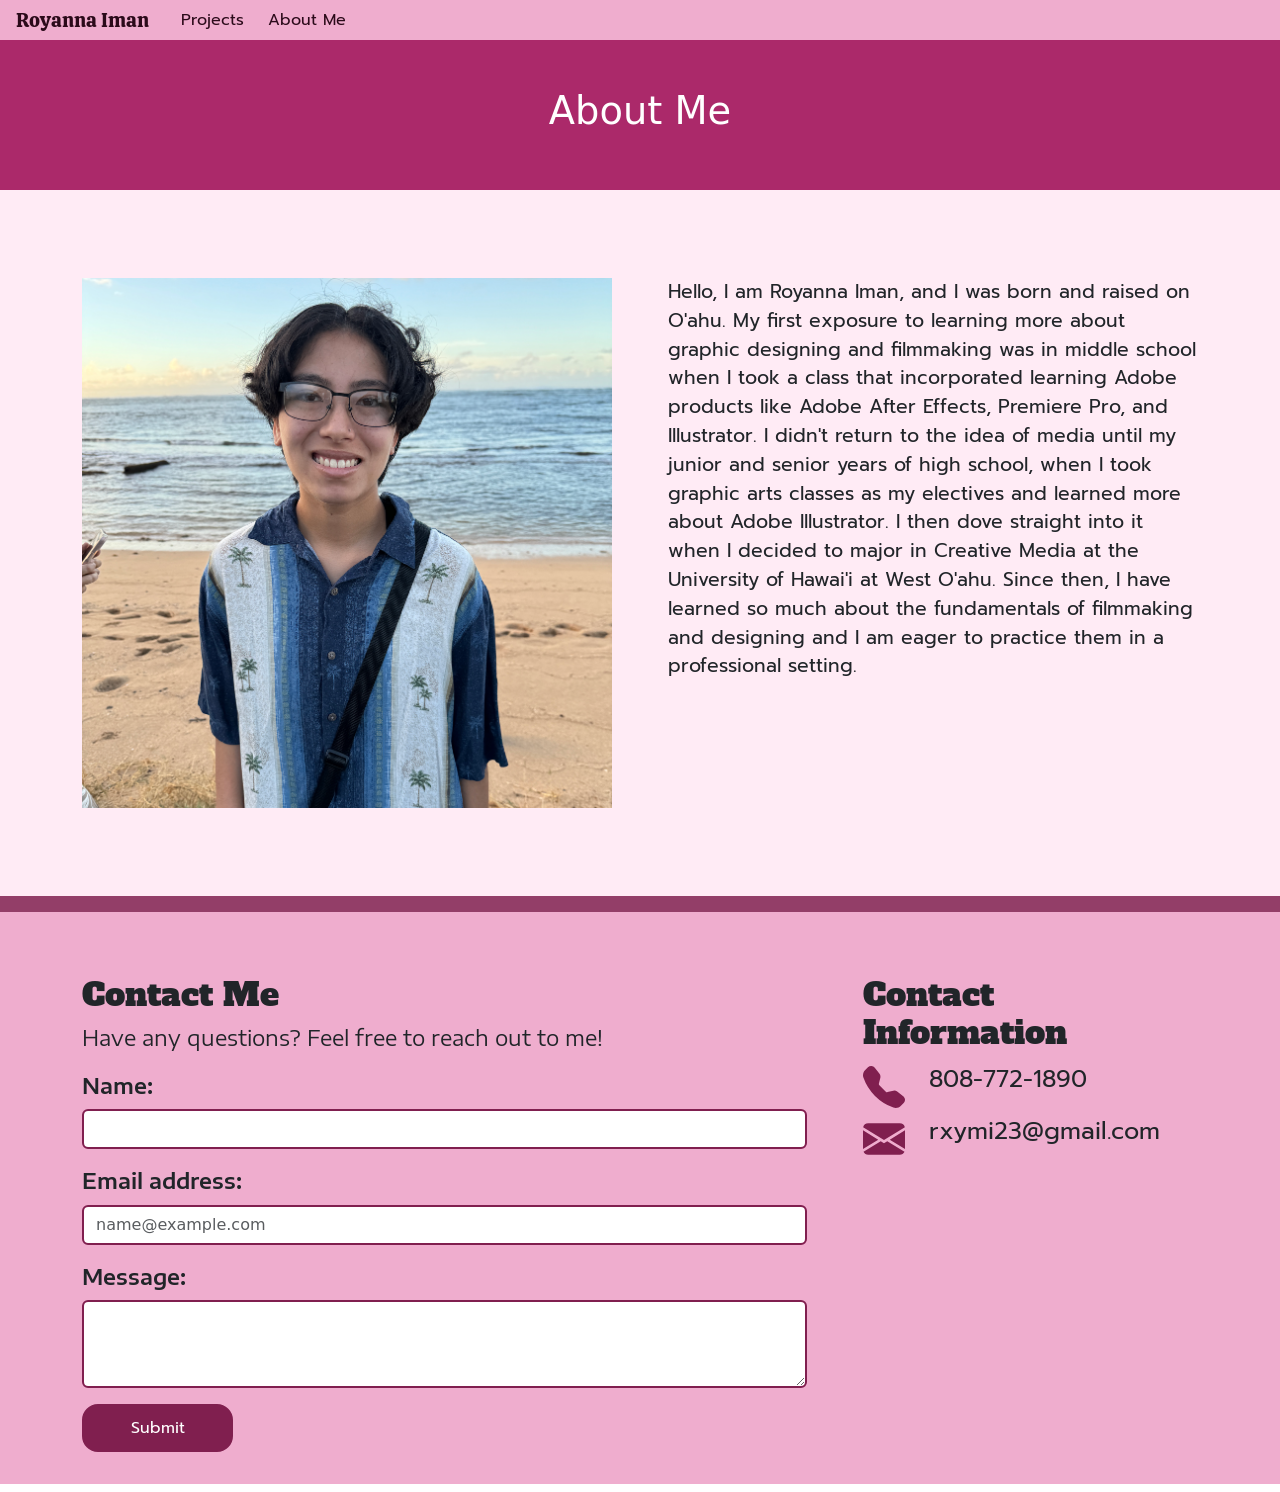
<file: about-me.html>
<!DOCTYPE html>
<html lang="en">

<head>
    <meta charset="UTF-8">
    <meta name="viewport" content="width=device-width, initial-scale=1.0">
    <title>About Me</title>

    <!-- REQUIRED: Bootstrap CSS -->
    <link href="https://cdn.jsdelivr.net/npm/bootstrap@5.3.3/dist/css/bootstrap.min.css" rel="stylesheet"
        integrity="sha384-QWTKZyjpPEjISv5WaRU9OFeRpok6YctnYmDr5pNlyT2bRjXh0JMhjY6hW+ALEwIH" crossorigin="anonymous">

    <!-- REQUIRED: Your Custom CSS-->
    <link rel="stylesheet" href="css/style.css">

    <!-- REQUIRED: Google Font API -->
    <link href="https://fonts.googleapis.com/css2?family=Sora:wght@400;700&display=swap" rel="stylesheet">

    <!-- Calistoga Font -->
    <style>
        @import url('https://fonts.googleapis.com/css2?family=Calistoga&display=swap');
    </style>

    <!-- Alfa Slab Font-->
    <style>
        @import url('https://fonts.googleapis.com/css2?family=Alfa+Slab+One&display=swap');
    </style>

    <!-- Prompt Font -->
    <style>
        @import url('https://fonts.googleapis.com/css2?family=Prompt:wght@400;500;900&display=swap');
    </style>

    <!--Encode Sans Expanded-->
    <style>
        @import url('https://fonts.googleapis.com/css2?family=Encode+Sans+Expanded:wght@100;200;300;400;500;600;700;800;900&display=swap');
    </style>

    <!--Instrument Sans-->
    <style>
        @import url('https://fonts.googleapis.com/css2?family=Instrument+Sans:ital,wght@0,400..700;1,400..700&display=swap');
    </style>

    <!--Afacad-->
    <style>
        @import url('https://fonts.googleapis.com/css2?family=Afacad:ital,wght@0,400..700;1,400..700&family=Encode+Sans+Expanded:wght@100;200;300;400;500;600;700;800;900&display=swap');
    </style>
</head>


<body>
    <!-- Start of Header Section -->
    <div class="navbarfull">
        <nav class="navbar navbar-expand-lg bg-body-tertiary">
            <div class="container-fluid navbarcolor">
                <a class="navbar-brand" href="index.html">Royanna Iman</a>
                <button class="navbar-toggler" type="button" data-bs-toggle="collapse" data-bs-target="#navbarNav"
                    aria-controls="navbarNav" aria-expanded="false" aria-label="Toggle navigation">
                    <span class="navbar-toggler-icon"></span>
                </button>
                <div class="collapse navbar-collapse" id="navbarNav">
                    <ul class="navbar-nav">
                        <li class="nav-item">
                            <a class="nav-link" aria-current="page" href="index.html#project-listing-id">Projects</a>
                        </li>
                        <li class="nav-item">
                            <a class="nav-link" href="#">About Me</a>
                        </li>
                    </ul>
                </div>
            </div>
        </nav>
    </div>

    <section class="colgate-title">
        <h3>About Me</h3>
    </section>

    <section class="who-i-am">
        <div class="container">
            <div class="row about-me-section">
                <div class="one-half"><img src="images/about-me.JPG" alt="royanna-beach"></div>
                <div class="one-half">
                    <p>Hello, I am Royanna Iman, and I was born and raised on O'ahu. My first exposure to learning more
                        about
                        graphic
                        designing and filmmaking was in middle school when I took a class that incorporated learning
                        Adobe
                        products
                        like Adobe After Effects, Premiere Pro, and Illustrator. I didn't return to the idea of media
                        until
                        my
                        junior and senior years of high school, when I took graphic arts classes as my electives and
                        learned
                        more
                        about Adobe Illustrator. I then dove straight into it when I decided to major in Creative Media
                        at
                        the
                        University of Hawai'i at West O'ahu. Since then, I have learned so much about the fundamentals
                        of
                        filmmaking
                        and designing and I am eager to practice them in a professional setting.</p>
                </div>
            </div>
        </div>


    </section>

    <!-- Start of Footer -->

    <footer>
        <div class="footer">
            <div class="container">
                <div class="row">
                    <div class="two-thirds">
                        <h2>Contact Me</h2>
                        <div class="questioncontact">
                            <p>Have any questions? Feel free to reach out to me!</p>
                        </div>
                        <div class="mb-3">
                            <label for="exampleFormControlInput1" class="form-label">Name:</label>
                            <input type="name" class="form-control" id="exampleFormControlInput1">
                        </div>

                        <div class="mb-3">
                            <label for="exampleFormControlInput1" class="form-label">Email address:</label>
                            <input type="email" class="form-control" id="exampleFormControlInput1"
                                placeholder="name@example.com">
                        </div>
                        <div class="mb-3">
                            <label for="exampleFormControlTextarea1" class="form-label">Message:</label>
                            <textarea class="form-control" id="exampleFormControlTextarea1" rows="3"></textarea>
                        </div>
                        <input class="btn btn-primary submit" type="submit" value="Submit">

                    </div>
                    <div class="one-third">
                        <h2>Contact Information</h2>
                        <footer class="contact-information">
                            <!-- Telephone Icon Start -->
                            <div class="phone-info">
                                <svg xmlns="http://www.w3.org/2000/svg" width="42" height="42" fill="#801F4F"
                                    class="bi bi-telephone-fill" viewBox="0 0 16 16">
                                    <path fill-rule="evenodd"
                                        d="M1.885.511a1.745 1.745 0 0 1 2.61.163L6.29 2.98c.329.423.445.974.315 1.494l-.547 2.19a.68.68 0 0 0 .178.643l2.457 2.457a.68.68 0 0 0 .644.178l2.189-.547a1.75 1.75 0 0 1 1.494.315l2.306 1.794c.829.645.905 1.87.163 2.611l-1.034 1.034c-.74.74-1.846 1.065-2.877.702a18.6 18.6 0 0 1-7.01-4.42 18.6 18.6 0 0 1-4.42-7.009c-.362-1.03-.037-2.137.703-2.877z" />
                                </svg>
                                <!-- Telephone Icon End -->
                                <div class="phone">
                                    <p>808-772-1890</p>
                                </div>
                            </div>
                            <!-- Email Envelope Icon Start -->
                            <div class="email-info">
                                <svg xmlns="http://www.w3.org/2000/svg" fill="#801F4F" class="bi bi-envelope-fill"
                                    viewBox="0 0 16 16">
                                    <path
                                        d="M.05 3.555A2 2 0 0 1 2 2h12a2 2 0 0 1 1.95 1.555L8 8.414zM0 4.697v7.104l5.803-3.558zM6.761 8.83l-6.57 4.027A2 2 0 0 0 2 14h12a2 2 0 0 0 1.808-1.144l-6.57-4.027L8 9.586zm3.436-.586L16 11.801V4.697z" />
                                </svg>
                                <!-- Email Envelope Icon End -->
                                <div class="email">
                                    <p>rxymi23@gmail.com</p>
                                </div>
                            </div>
                    </div>
                </div>

            </div>
    </footer>
    <!-- End of Footer -->



    <!-- REQUIRED: Javascript -->
    <script src="https://cdn.jsdelivr.net/npm/bootstrap@5.3.3/dist/js/bootstrap.bundle.min.js"
        integrity="sha384-YvpcrYf0tY3lHB60NNkmXc5s9fDVZLESaAA55NDzOxhy9GkcIdslK1eN7N6jIeHz"
        crossorigin="anonymous"></script>
    <script src="js/script.js"></script>



</body>

</html>
</file>
<file: css/style.css>
.hero {
    background-image: url("../images/hero-section-image.png");
    background-size: cover;
    min-height: 665px;
}

@media (max-width: 768px) {
    .hero {
        min-height: 453px
    }
}

.calistoga-regular {
    font-family: "Calistoga", serif;
    font-weight: 400;
    font-style: normal;
}

.alfa-slab-one-regular {
    font-family: "Alfa Slab One", serif;
    font-weight: 400;
    font-style: normal;
}

.prompt-regular {
    font-family: "Prompt", sans-serif;
    font-weight: 400;
    font-style: normal;
}

.encode-sans-expanded-semibold {
    font-family: "Encode Sans Expanded", sans-serif;
    font-weight: 600;
    font-style: normal;
}


.instrument-sans-font {
    font-family: "Instrument Sans", sans-serif;
    font-optical-sizing: auto;
    font-weight: 100;
    font-style: normal;
    font-variation-settings:
        "wdth" 100;
}

.afacad-font {
    font-family: "Afacad", sans-serif;
    font-optical-sizing: auto;
    font-weight: 300;
    font-style: normal;
}


h1 {
    font-family: Calistoga;
    font-size: clamp(40px, 2vw, 58px);
}

h2 {
    font-family: Alfa Slab One;
    font-weight: clamp(20px, 2vw, 40px);
}

h5 {
    font-family: "Encode Sans Expanded", sans-serif;
    font-weight: 600;
    font-style: normal;
    font-size: clamp(24px, 2vw, 30px);

}

h6 {
    font-family: "Encode Sans Expanded", sans-serif;
    font-weight: 600;
    font-style: normal;
}

p {
    font-family: Prompt;
    /* width: 20em; */
    font-size: 1.2em;
}



img {
    max-width: 100%;
    height: auto;
    object-fit: cover;
}

.questioncontact p {
    font-family: "Encode Sans Expanded";
    font-size: clamp(16px, 2vw, 21px);
}

.phone p {
    font-family: prompt;
    font-size: clamp(16px, 2vw, 24px);
}

.email p {
    font-family: prompt;
    font-size: clamp(16px, 2vw, 24px);
}


.navbar-brand {
    font-family: Calistoga;
    color: #2b0a1a;
}

.nav-link {
    font-family: Prompt;
    Color: #2b0a1a;
}

.navbar {
    margin-top: -8px;
}

.navbarcolor {
    background-color: #efadce;
    margin-bottom: -8px;
}

.navbar a {
    padding: 4px;
}

.nav-item {
    padding: 4px;
}

/* Grid */
.row {
    --gridgap: 2em;
}

.row2 {
    --gridgap2: 0em;
}

.row>* {
    margin-top: var(--gridgap);
    margin-bottom: var(--gridgap);
}

.row2+.row2 {
    margin-top: var(--gridgap2);
    margin-bottom: var(--gridgap2);
}

@media (min-width: 768px) {
    .row {
        display: grid;
        grid-template-columns: repeat(12, 1fr);
        gap: var(--gridgap);
        /* place-items: center; */
    }

    /* COMMONLY USED SEMANTIC COLUMN WIDTHS */
    .one-half {
        grid-column: auto / span 6;
    }

    .one-third {
        grid-column: auto / span 4;
    }

    .two-thirds {
        grid-column: auto / span 8;
    }

    .one-fourth {
        grid-column: auto / span 3;
    }

    .three-fourths {
        grid-column: auto / span 9;
    }

    /* 12 COLUMN CLASSES */
    .col-1 {
        grid-column: auto / span 1;
    }

    .col-2 {
        grid-column: auto / span 2;
    }

    .col-3 {
        grid-column: auto / span 3;
    }

    .col-4 {
        grid-column: auto / span 4;
    }

    .col-5 {
        grid-column: auto / span 5;
    }

    .col-6 {
        grid-column: auto / span 6;
    }

    .col-7 {
        grid-column: auto / span 7;
    }

    .col-8 {
        grid-column: auto / span 8;
    }

    .col-9 {
        grid-column: auto / span 9;
    }

    .col-10 {
        grid-column: auto / span 10;
    }

    .col-11 {
        grid-column: auto / span 11;
    }

    .col-12 {
        grid-column: auto / span 12;
    }

    /* COMMONLY CENTERED COLUMNS */
    .one-half.centered {
        grid-column: 4 / span 6;
    }

    .one-third.centered {
        grid-column: 5 / span 4;
    }

    .two-thirds.centered {
        grid-column: 3 / span 8;
    }

    /* PUSHES */
    .push-1 {
        grid-column-start: 2;
    }

    .push-2 {
        grid-column-start: 3;
    }

    .push-3 {
        grid-column-start: 4;
    }

    .push-4 {
        grid-column-start: 5;
    }

    .push-5 {
        grid-column-start: 6;
    }

    .push-6 {
        grid-column-start: 7;
    }

    .push-7 {
        grid-column-start: 8;
    }

    .push-8 {
        grid-column-start: 9;
    }

    .push-9 {
        grid-column-start: 10;
    }

    .push-10 {
        grid-column-start: 11;
    }

    .push-11 {
        grid-column-start: 12;
    }

    /* SWAP (REVERSE) COLUMNS - WORKS ONLY w/ 2 CHILDREN  */
    .row.swapped>*:first-child {
        order: 2;
    }

    .row.swapped>*:last-child {
        order: 1;
    }
}

.hero-text {
    max-width: 887px;
    min-width: 360px;
    padding: 5px;
    padding-top: 50px;
    padding-bottom: 2em;
    margin-right: 20%;
}

.selfie {
    float: center;
}


.who-am-i-header {
    margin-top: 10px;
    margin-left: 10px;
}

.btn {
    background-color: #801f4f;
    border-color: #801f4f;
    font-family: "prompt";
    border-width: 2px;
    border-radius: 16px;
    padding: 10px 16px;
}

.btn:hover {
    background-color: white;
    border-color: white;
    color: #801f4f;
    border-color: #801F4F;
}

.arrow-button-home:hover {
    fill: white;
    border-style: solid;
    border-width: 2px;
    border-radius: 5px;
    border-color: #801F4F;
}

.form-label {
    font-family: "Encode Sans Expanded";
    font-size: clamp(16px, 2vw, 21px);
    font-weight: 600;
}

.form-control {
    border-color: #801F4F;
    border-width: 2px;
}

.hero {
    background-color: white;
}

/* section {
    background-color: #FFEBF5;
} */
.who-i-am {
    background-color: #FFEBF5;
}

.projects {
    background-color: #FFEBF5;
}

section {
    background-color: #fdc7e2;
}

.footer {
    background-color: #efadce;
    padding-top: 2em;
    border-top: solid;
    border-color: #933e68;
    border-top-width: 1em;
}




.submit {
    width: clamp(151px, 2vw, 248px);
}

.hero-text h1 {
    font-size: clamp(40px, 7vw, 58px);
}

.email-info {
    display: flex;
    align-items: center;
    gap: 24px;

}

.phone-info {
    display: flex;
    align-items: center;
    gap: 24px;
}

svg {
    width: 42px;
    height: 42px;
    min-width: 42px;
    min-height: 42px;
}

.card-title {
    font-family: Afacad;
    font-size: clamp(25px, 8vw, 32px);
}

.card-subtitle {
    font-family: Afacad;
    font-size: clamp(20px, 2vw, 25px);
    font-weight: 200;
}

.card-text {
    padding-top: 1em;
}

.card-btn {
    width: 100%;
}

.card-body {
    margin-left: 15px;
    margin-right: 15px;
    padding-top: 2em;
    padding-bottom: 2em;
}

.card-body h6 {
    margin-bottom: 8px;
}

.card-body h5 {
    margin-bottom: 8px;
}

.card-thumbnail {
    width: 100%;
    height: 100%;
    object-fit: contain;
    padding: 8px;
}


.projects-header {
    padding-bottom: 30px;
}

.projects {
    padding-bottom: 2em;
}

.royanna-zoo {
    width: 100%;
    max-width: 727px;
    object-fit: cover;
    vertical-align: middle;
    padding-top: 1em;
}

.royanna-restaurant {
    width: 100%;
    max-width: 219px;
    height: 100%;
    max-height: 140px;
    object-position: 50% 10%;
    object-fit: cover;
    vertical-align: middle;
    padding-bottom: 1.5em;
    padding-top: 1em;
}


.who-am-i-caption {
    padding-bottom: 48px;
}

.who-i-am {
    display: flex;
    flex-wrap: wrap;
    align-items: flex-start;
    justify-content: left;
    padding-top: 2em;
    padding-bottom: 2em;
}

.who-am-i-right-content {
    flex: 2;
    align-content: bottom;
    margin-left: 10px;
}

.bold-name {
    font-weight: 500;
    font-size: clamp(25px, 2vw, 40px);
}

/* Case Study 1 */

.encode-sans-expanded-bold {
    font-family: "Encode Sans Expanded", sans-serif;
    font-weight: 700;
    font-style: normal;
}

h3 {
    color: white;
    font-size: clamp(24px, 3vw, 64px);

}

h4 {
    font-family: Afacad;
    font-size: clamp(20px, 4vw, 32px);

}

.reefguardians-title {
    background-color: #ab296a;
    display: grid;
    justify-content: center;
    align-items: center;
    place-items: center;
    padding: 2em 0;

}



/* .project-details-section-header{
    background-color: white;
    position: relative;
    width: 100vw;
    left: 50%;
    margin-left: -50vw;
} */

/* .details-section-title{
    background: white;
    position: relative;
    width: 100vw;
    left: 50%;
    margin-left: -50vw;
} */

.reefguardians-background-info {
    padding-top: 22px;
    padding-bottom: 22px;
}

.reefguardians-results {
    padding-bottom: 22px;
}


.reefguardians-process-section {
    padding-bottom: 22px;
}

.image-description {
    font-size: clamp(10px, 1.5vw, 16px);
}


/* 
.results-grid {
    display: grid;
    gap: 40px;

} */

/* .sketches-grid {
    display: grid;
    gap: 40px;
} */

.project-details-bold-header {
    background-color: white;
    padding: 1em;
    margin-top: -21px;

    /* height: clamp(44px, 4vw, 94px); */
    display: flex;
    align-items: center;
}

/* .project-details-section-header {
        padding: 5px;
    }
}

/* .project-details-bold-header {
    height: 50px;
    background-color: white;
    margin-top: -21px;
    margin-bottom: 21px;
    display: flex;
    align-items:center;
    
} */

.process-section-subtitles {
    background-color: #E47CB0;
    margin-top: -21px;
    margin-bottom: 20px;
    padding: 2em;
    /* height: clamp(25px, 2vw, 65px); */


}

/* Case Study 2 */

.colgate-title {
    background-color: #ab296a;
    height: 150px;
    justify-content: center;
    display: grid;
    place-items: center;
    min-height: 145px;
}

.colgate-background-info {
    padding-top: 22px;
    padding-bottom: 22px;
}

.colgate-logo-image {
    display: flex;
    align-items: center;
    padding: 10px;
}

.creative-brief-caption {
    padding-top: 10px;
}

.sketches-caption {
    padding-top: 10px;
}



.img-fluid.m-bottom {
    margin-bottom: 4em;
}

/* .ideas-list{
    column-count: 2;
    column-gap: 2em;
} */

.ideas-list {
    display: grid;
    grid-template-columns: 1fr;

    @media(min-width:600px) {
        grid-template-columns: repeat(2, auto);
    }
}

.ideas-list {
    font-family: inter;
    background-color: white;
    padding: 50px;
}

.individual-idea {
    padding-bottom: 40px;
    padding-right: 40px;
    padding-left: 40px;
}

.ideas {
    padding-bottom: 1.5em;
}

.ideas-section {
    padding-top: 1.5em;
    padding-bottom: 1.5em;
}

.creative-brief-section {
    padding-bottom: 1.5em;
}

.idea-choice {
    padding-top: 1em;
    padding-bottom: 1.5em;
}

.sketches-content {
    padding-bottom: 2em;
}

.colgate-results-images {
    padding-top: 1.5em;
    padding-bottom: 1em;
}

/* .btn-center{
    display: grid;
    justify-content: right;
    align-items: right;
    padding-top: 2em;
    padding-bottom: 2em;
} */

.bottom-button-sections {
    display: flex;
    justify-content: space-between;
    width: 100%;
    padding-top: 2em;
    padding-bottom: 1em;
}

.sketches-group {
    padding-bottom: 1.5em;
    padding-top: 1.5em;
}

.logo-reef-design {
    padding-bottom: 1em;
}

.finalized-logo-section {
    padding-top: 1.5em;
    padding-bottom: 1.5em;
}

.about-me-section {
    padding-top: 1.5em;
    padding-bottom: 1.5em;
}

.results-caption-colgate {
    padding-bottom: 1.5em;
}
</file>
